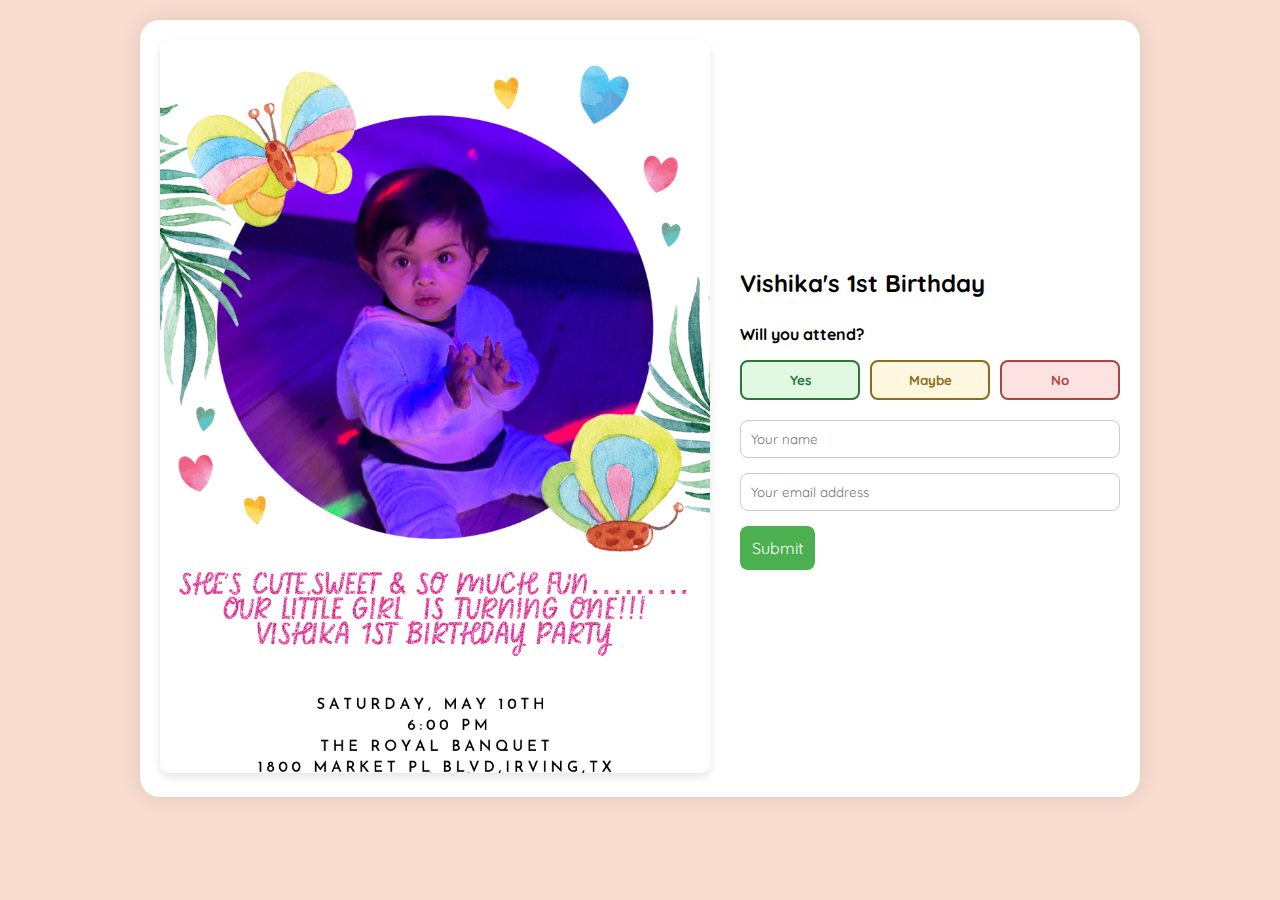
<file: index.html>
<!DOCTYPE html>
<html lang="en">
<head>
  <meta charset="UTF-8" />
  <meta name="viewport" content="width=device-width, initial-scale=1.0" />
  <title>Vishika's 1st Birthday</title>
  <link href="https://fonts.googleapis.com/css2?family=Quicksand:wght@400;700&display=swap" rel="stylesheet" />
  <link rel="stylesheet" href="style.css" />
</head>
<body>
  <div class="container">
    <div class="invitation-card">
      <img src="images/pic.png" alt="Birthday Invitation" />
    </div>
    <div class="form-section">
      <h2>Vishika's 1st Birthday</h2>
      <p><strong>Will you attend?</strong></p>
      <div class="rsvp-options">
        <button class="yes" type="button" value="Yes" onclick="setResponse(this.value, event)">Yes</button>
        <button class="maybe" type="button" value="Maybe" onclick="setResponse(this.value, event)">Maybe</button>
        <button class="no" type="button" value="No" onclick="setResponse(this.value, event)">No</button>
      </div>
      <div class="guest-count-container" id="guest-count-container" style="display: none;">
        <label for="guest-count-display">Total Guests (including you):</label>
        <div class="guest-counter">
          <button type="button" class="counter-btn" onclick="changeGuestCount(-1)">−</button>
          <span id="guest-count-display">1</span>
          <button type="button" class="counter-btn" onclick="changeGuestCount(1)">+</button>
        </div>
      </div>
      <form id="rsvp-form">
        
        <input type="text" name="name" placeholder="Your name" required />
        <input type="email" name="email" placeholder="Your email address" required />
        <input type="hidden" name="response" id="rsvp-response" required />
        <input type="hidden" name="total_guests" id="guest-count" value="1" />
        <button type="submit" class="submit-btn">Submit</button>
      </form>
      <div id="thank-you">Thank you for your RSVP! 🎉</div>
    </div>
  </div>
  <script src="script.js"></script>
</body>
</html>
</file>
<file: style.css>
* {
    box-sizing: border-box;
    font-family: 'Quicksand', sans-serif;
  }
  
  body {
    margin: 0;
    background-color: #f9dcd0;
    display: flex;
    flex-direction: column;
    align-items: center;
    justify-content: center;
    padding: 20px;
  }
  
  .container {
    background: white;
    border-radius: 20px;
    padding: 20px;
    max-width: 1000px;
    width: 100%;
    height: 100%;
    display: flex;
    flex-direction: row;
    gap: 30px;
    box-shadow: 0 0 20px rgba(0, 0, 0, 0.1);
  }
  
  .invitation-card img {
    width: 100%;
    max-width: 550px;
    height: auto;
    aspect-ratio: 3/4;
    object-fit: cover;
    border-radius: 10px;
    box-shadow: 0 4px 10px rgba(0, 0, 0, 0.1);
  }
  
  .form-section {
    flex: 1;
    display: flex;
    flex-direction: column;
    justify-content: center;
  }
  
  .form-section h2 {
    margin-bottom: 10px;
  }
  
  .rsvp-options {
    display: flex;
    gap: 10px;
    margin-bottom: 20px;
  }
  
  .rsvp-options button {
    flex: 1;
    padding: 10px;
    border-radius: 8px;
    border: 2px solid transparent;
    cursor: pointer;
    font-weight: bold;
    transition: all 0.2s ease;
  }
  
  .rsvp-options button.active {
    /* border-color: #333;
    background-color: #d4f0ff;
    color: #000; */
    box-shadow: 0 0 10px rgba(0, 0, 0, 0.2);
    transform: translateY(-5px);
    opacity: 1;

  }
  
  .rsvp-options .yes {
    background: #e1f9e3;
    color: #2d7738;
    border: 2px solid #2d7738;
    
  }
  
  .rsvp-options .maybe {
    background: #fff7e0;
    color: #8a6d1d;
    border: 2px solid #8a6d1d;
  }
  
  .rsvp-options .no {
    background: #fde2e2;
    color: #a94442;
    border: 2px solid #a94442;
  }
  
  input {
    padding: 10px;
    margin-bottom: 15px;
    width: 100%;
    border: 1px solid #ccc;
    border-radius: 8px;
  }
  
  button.submit-btn {
    padding: 12px;
    background: #4caf50;
    color: white;
    border: none;
    border-radius: 8px;
    font-size: 16px;
    cursor: pointer;
  }
  
  #thank-you {
    display: none;
    margin-top: 20px;
    font-weight: bold;
    color: #4caf50;
  }
  
  @media (max-width: 768px) {
    .container {
      flex-direction: column;
      padding: 15px;
    }
  }

  .guest-count-container {
    /* margin-top: 20px; */
    margin-bottom: 20px;
  }
  
  .guest-counter {
    display: flex;
    align-items: center;
    gap: 10px;
    margin-top: 5px;
  }
  
  .counter-btn {
    padding: 6px 12px;
    font-size: 18px;
    border-radius: 6px;
    border: none;
    background-color: #ccc;
    cursor: pointer;
  }
  
  .counter-btn:hover {
    background-color: #aaa;
  }
  
  #guest-count-display {
    font-weight: bold;
    font-size: 18px;
    min-width: 30px;
    text-align: center;
  }
</file>
